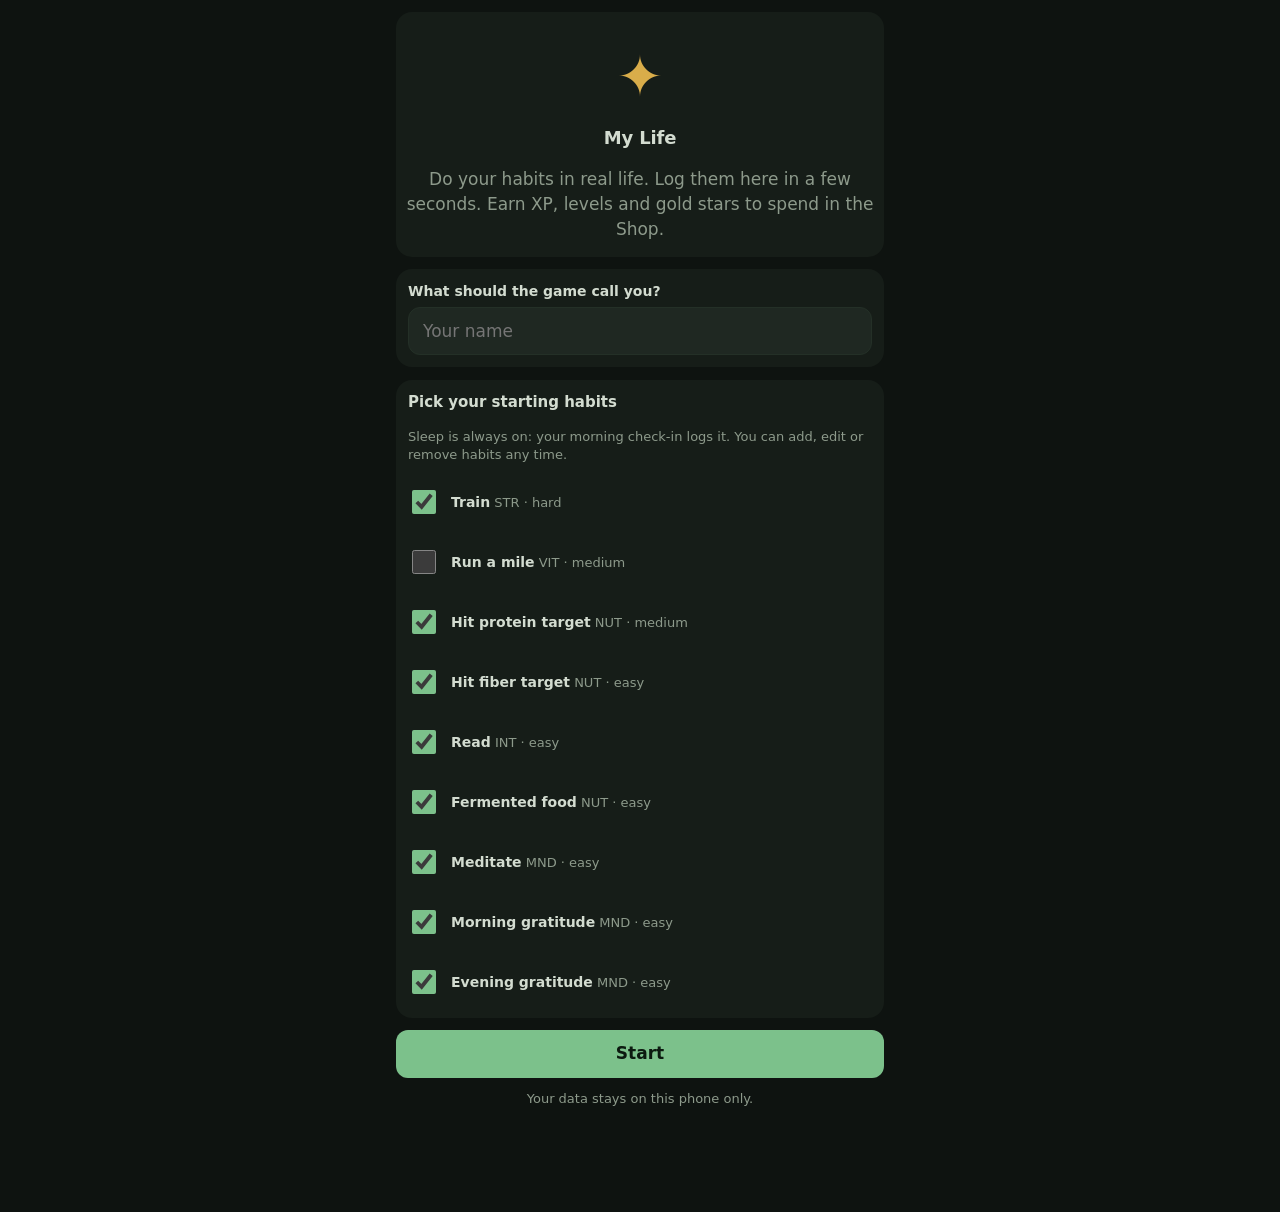
<file: index.html>
<!doctype html>
<html lang="en">
  <head>
    <meta charset="UTF-8" />
    <meta name="viewport" content="width=device-width, initial-scale=1, viewport-fit=cover" />
    <meta name="theme-color" content="#0e1f16" />
    <meta name="apple-mobile-web-app-capable" content="yes" />
    <meta name="mobile-web-app-capable" content="yes" />
    <meta name="apple-mobile-web-app-status-bar-style" content="black-translucent" />
    <meta name="apple-mobile-web-app-title" content="My Life" />
    <link rel="manifest" href="./manifest.webmanifest" />
    <link rel="icon" href="./icon-v2.svg" type="image/svg+xml" />
    <link rel="apple-touch-icon" href="./apple-touch-icon-v2.png" />
    <title>My Life</title>
    <script type="module" crossorigin src="./assets/index-mzlT036m.js"></script>
    <link rel="stylesheet" crossorigin href="./assets/index-Bp0hBcty.css">
  </head>
  <body>
    <div id="app"></div>
  </body>
</html>
</file>
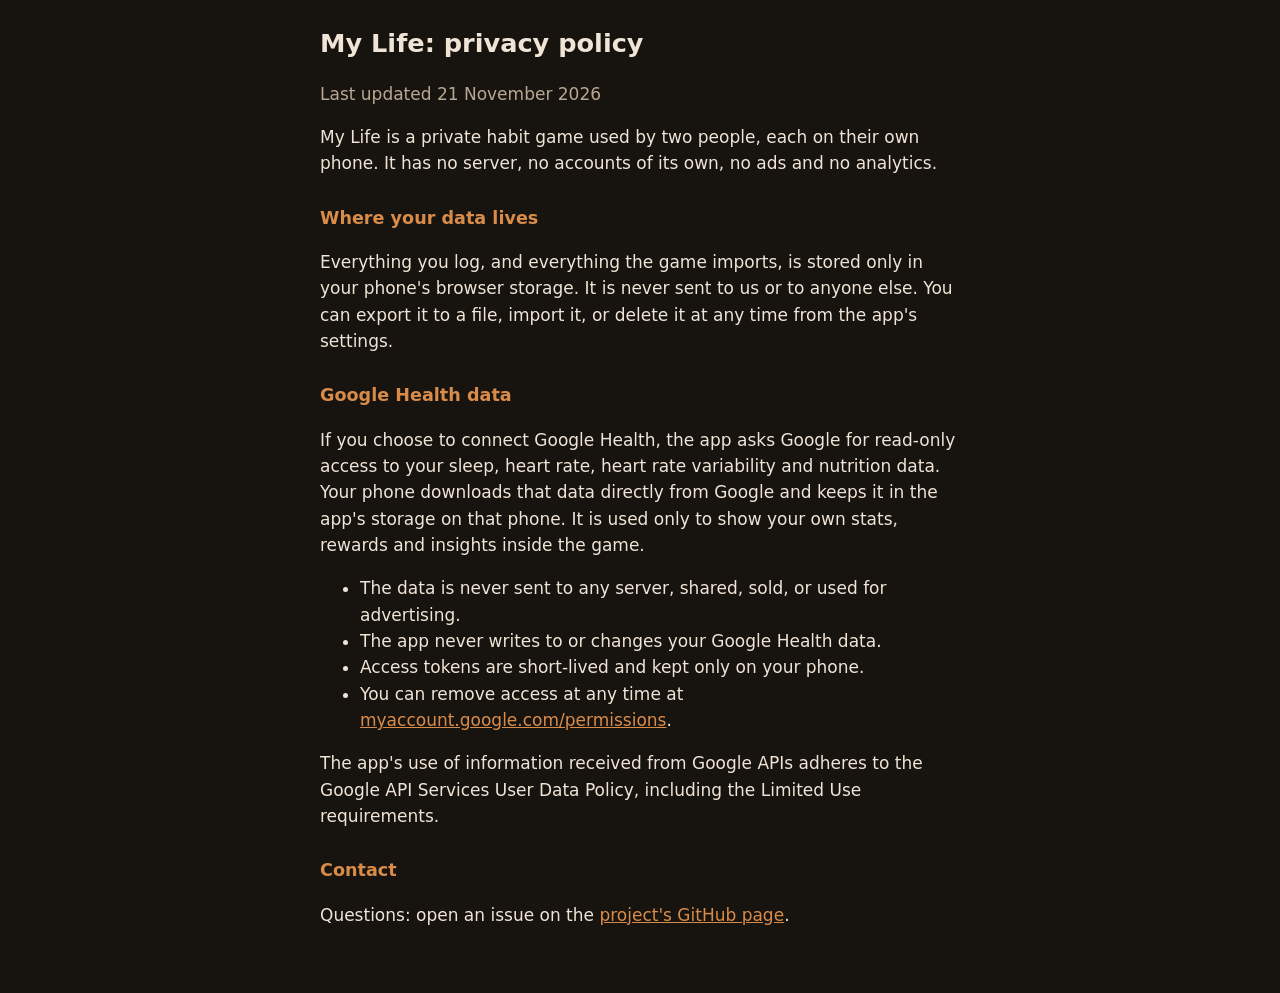
<file: privacy.html>
<!doctype html>
<html lang="en">
<head>
<meta charset="utf-8">
<meta name="viewport" content="width=device-width, initial-scale=1">
<title>My Life: privacy</title>
<style>
  :root { --bg: #17130f; --card: #1f1a15; --text: #efe4d6; --muted: #b8a893; --accent: #d98c4a; }
  body { margin: 0; background: var(--bg); color: var(--text); font: 17px/1.55 -apple-system, system-ui, sans-serif; }
  main { max-width: 640px; margin: 0 auto; padding: 24px 16px 48px; }
  h1 { font-size: 1.6rem; margin: 0 0 4px; }
  h2 { font-size: 1.1rem; color: var(--accent); margin: 28px 0 6px; }
  p, li { color: var(--text); }
  .muted { color: var(--muted); }
  a { color: var(--accent); }
</style>
</head>
<body>
<main>
  <h1>My Life: privacy policy</h1>
  <p class="muted">Last updated 21 November 2026</p>

  <p>My Life is a private habit game used by two people, each on their own phone. It has no server, no accounts of its own, no ads and no analytics.</p>

  <h2>Where your data lives</h2>
  <p>Everything you log, and everything the game imports, is stored only in your phone's browser storage. It is never sent to us or to anyone else. You can export it to a file, import it, or delete it at any time from the app's settings.</p>

  <h2>Google Health data</h2>
  <p>If you choose to connect Google Health, the app asks Google for read-only access to your sleep, heart rate, heart rate variability and nutrition data. Your phone downloads that data directly from Google and keeps it in the app's storage on that phone. It is used only to show your own stats, rewards and insights inside the game.</p>
  <ul>
    <li>The data is never sent to any server, shared, sold, or used for advertising.</li>
    <li>The app never writes to or changes your Google Health data.</li>
    <li>Access tokens are short-lived and kept only on your phone.</li>
    <li>You can remove access at any time at <a href="https://myaccount.google.com/permissions">myaccount.google.com/permissions</a>.</li>
  </ul>
  <p>The app's use of information received from Google APIs adheres to the Google API Services User Data Policy, including the Limited Use requirements.</p>

  <h2>Contact</h2>
  <p>Questions: open an issue on the <a href="https://github.com/Kickerbocker/My-Life-My-Game">project's GitHub page</a>.</p>
</main>
</body>
</html>
</file>
<file: assets/index-Bp0hBcty.css>
:root{--tier-bronze:#b0703a;--tier-silver:#9aa4a8;--tier-gold:#d9a521;--bg:#d9dfd3;--bg2:#cdd5c6;--card:#e8ece2;--line:#c1c9ba;--ink:#1a2119;--muted:#566453;--accent:#2b6f40;--accent2:#4a8c5a;--gold:#8a5f0c;--ok:#2f7a3a;--warn:#b0452a;--on-accent:#f2f6ee;--radius:16px;--lightningcss-light:initial;--lightningcss-dark: ;color-scheme:light;--glow:color-mix(in srgb, var(--accent) 16%, var(--bg));--btn2:color-mix(in srgb, var(--accent) 20%, var(--card));--rank2:var(--accent2);--affirm-a:color-mix(in srgb, var(--accent2) 22%, var(--card));--affirm-b:color-mix(in srgb, var(--accent) 12%, var(--card));--affirm-line:color-mix(in srgb, var(--accent2) 45%, var(--line));--cta-a:color-mix(in srgb, var(--accent) 26%, var(--card));--cta-b:color-mix(in srgb, var(--accent2) 16%, var(--card));--cta-line:color-mix(in srgb, var(--accent) 55%, var(--line));--eve-a:color-mix(in srgb, var(--accent2) 28%, var(--card));--eve-b:var(--card);--eve-line:color-mix(in srgb, var(--accent2) 55%, var(--line));--calm-bg:color-mix(in srgb, var(--ok) 12%, var(--card));--calm-line:color-mix(in srgb, var(--ok) 38%, var(--line));--gold-bg:color-mix(in srgb, var(--gold) 14%, var(--card));--gold-line:color-mix(in srgb, var(--gold) 45%, var(--line));--sleep-ink:color-mix(in srgb, var(--gold) 55%, var(--ink));--sleep-bg:color-mix(in srgb, var(--accent) 10%, var(--bg2));--ok2:color-mix(in srgb, var(--ok) 70%, var(--ink));--tabs-bg:color-mix(in srgb, var(--bg) 92%, transparent);--overlay:#141c1273;--overlay-strong:color-mix(in srgb, var(--bg) 90%, transparent);--sel:color-mix(in srgb, var(--accent) 35%, var(--card));--bar:color-mix(in srgb, var(--muted) 35%, var(--card));--toast-bg:color-mix(in srgb, var(--accent) 14%, var(--card));--toast-line:color-mix(in srgb, var(--accent) 40%, var(--line));--big-a:color-mix(in srgb, var(--gold) 32%, var(--card));--big-b:color-mix(in srgb, var(--gold) 14%, var(--bg));--big-ink:color-mix(in srgb, var(--gold) 50%, var(--ink));--info-bg:var(--bg2);--intro:color-mix(in srgb, var(--accent) 22%, var(--bg));--owed-line:color-mix(in srgb, var(--warn) 50%, var(--line));--ok-bg:color-mix(in srgb, var(--ok) 32%, var(--card))}*{box-sizing:border-box}html{-webkit-text-size-adjust:100%}body{background:radial-gradient(120% 60% at 50% -10%, var(--glow) 0%, var(--bg) 60%) fixed, var(--bg);color:var(--ink);-webkit-tap-highlight-color:transparent;overscroll-behavior-y:none;margin:0;font:16px/1.45 -apple-system,BlinkMacSystemFont,SF Pro Text,system-ui,sans-serif}h1,h2{letter-spacing:-.01em;margin:0 0 8px}h2{font-size:18px}p{margin:0 0 8px}button,input,select{font:inherit;color:inherit}button{cursor:pointer;touch-action:manipulation;border:0;border-radius:12px;min-height:44px;padding:0 16px;transition:transform 80ms,filter .15s}button:active{transform:scale(.96)}.primary{background:linear-gradient(135deg, var(--accent), var(--accent2));color:var(--on-accent);font-weight:600}.secondary{background:var(--btn2);color:var(--ink);font-weight:600}.ghost{color:var(--muted);background:0 0}.danger{color:var(--warn)}.small{min-height:44px;padding:0 12px;font-size:14px}.big{width:100%;min-height:54px;font-size:18px}.link{min-height:44px;color:var(--accent);background:0 0;align-items:center;padding:0;font-weight:600;text-decoration:underline;display:inline-flex}.icon{width:44px;padding:0}input[type=text],input[type=number]{border:1px solid var(--line);background:var(--bg2);border-radius:12px;width:100%;min-height:48px;padding:0 14px;font-size:17px}input:focus{outline:2px solid var(--accent);outline-offset:1px}.hint{color:var(--muted);font-size:13px}.block{display:block}.center{text-align:center}.right{text-align:right}.grow{flex:1;min-width:0}.ok{color:var(--ok);font-size:13px;font-weight:600}.warn-text{color:var(--warn);min-height:1em;margin:0;font-size:14px}.muted{color:var(--muted)}.screen{max-width:520px;padding:calc(env(safe-area-inset-top) + 12px) 16px calc(env(safe-area-inset-bottom) + 96px);flex-direction:column;gap:12px;margin:0 auto;display:flex}.card{background:var(--card);border:1px solid var(--line);border-radius:var(--radius);text-align:left;flex-direction:column;gap:8px;padding:14px;display:flex}.stack{flex-direction:column;gap:12px;display:flex}.inline{flex-wrap:wrap;align-items:center;gap:8px;max-width:100%;display:flex}.section-head{justify-content:space-between;align-items:center;gap:8px;display:flex}.section-head h2{margin:0}.inline input{flex:1;min-width:0}.inline button{white-space:nowrap}.kicker{text-transform:uppercase;letter-spacing:.08em;color:var(--muted);font-size:12px}.top{flex-direction:column;gap:6px;display:flex}.top-row{flex-wrap:wrap;align-items:center;gap:6px;display:flex}.lvl{align-items:center;gap:6px;margin-right:auto;font-weight:700;display:flex}.rank{white-space:nowrap;background:linear-gradient(135deg, var(--gold), var(--rank2));min-width:30px;height:30px;color:var(--on-accent);border-radius:9px;place-items:center;padding:0 8px;font-weight:800;display:inline-grid}.rank.small{border-radius:7px;min-width:24px;height:24px;padding:0 6px;font-size:13px}.pill{background:var(--bg2);border:1px solid var(--line);border-radius:999px;padding:4px 10px;font-size:15px;font-weight:600}.pill.gold{color:var(--gold)}.xpbar{background:var(--bg2);border-radius:99px;height:8px;overflow:hidden}.xpbar.thin{height:6px}.xpfill{background:linear-gradient(90deg, var(--accent), var(--gold));border-radius:99px;height:100%;transition:width .6s}.xp-label{text-align:right}.affirm{background:linear-gradient(135deg, var(--affirm-a), var(--affirm-b));border-color:var(--affirm-line)}.affirm p{margin:0;font-size:19px;font-weight:600}.cta{border:1px solid var(--cta-line);background:linear-gradient(135deg, var(--cta-a), var(--cta-b));color:var(--ink);min-height:64px;padding:14px}.cta.evening{background:linear-gradient(135deg, var(--eve-a), var(--eve-b));border-color:var(--eve-line)}.cta-title{font-size:18px;font-weight:700}.ci-done{min-height:44px;color:var(--muted);align-items:center;gap:10px;padding:6px 14px;font-size:14px;display:flex}.ci-done .ci-dot.on{background:var(--accent);width:22px;height:22px;color:var(--on-accent);border-radius:50%;justify-content:center;align-items:center;font-size:13px;display:inline-flex}.backfill{color:var(--muted);padding:0 4px;font-size:14px}.banner{background:var(--calm-bg);border:1px solid var(--calm-line);border-radius:12px;padding:12px 14px;font-size:15px}.banner.gold{background:var(--gold-bg);border-color:var(--gold-line);color:var(--gold)}.recovery{border-color:var(--gold)}.rest{border-color:var(--calm-line)}.quest{border-top:1px solid var(--line);align-items:center;gap:10px;padding:8px 0;display:flex}.card>.quest:first-of-type,.daily .quest{border-top:0}.q-name{font-weight:600}.quest.is-done .q-name{color:var(--muted)}.quest.sleep .q-name{color:var(--sleep-ink)}.row-actions{align-items:center;gap:6px;display:flex}.done-mark{color:var(--ok);white-space:nowrap;font-weight:700}.done-mark.light{color:var(--ok2)}.daily{border-color:var(--gold-line)}details>summary{cursor:pointer;align-items:center;min-height:44px;font-weight:600;display:flex}.add-quest{align-self:center}.tabs{padding:6px 8px calc(env(safe-area-inset-bottom) + 6px);background:var(--tabs-bg);-webkit-backdrop-filter:blur(12px);border-top:1px solid var(--line);z-index:10;justify-content:space-around;display:flex;position:fixed;bottom:0;left:0;right:0}.tab{color:var(--muted);background:0 0;flex-direction:column;flex:1;align-items:center;gap:2px;min-height:52px;padding:4px 0;font-size:12px;display:flex}.tab.on{color:var(--ink)}.tab-icon{font-size:20px;line-height:1}.sheet-wrap{background:var(--overlay);z-index:20;justify-content:center;align-items:flex-end;animation:.18s fade;display:flex;position:fixed;inset:0}.sheet{background:var(--bg2);border:1px solid var(--line);width:100%;max-width:520px;max-height:92vh;padding:8px 16px calc(env(safe-area-inset-bottom) + 20px);border-radius:22px 22px 0 0;animation:.22s cubic-bezier(.2,.9,.3,1.1) rise;overflow:hidden auto}.sheet-wrap.closing{animation:.18s reverse forwards fade}.sheet-head{background:var(--bg2);z-index:1;justify-content:space-between;align-items:center;padding:8px 0;display:flex;position:sticky;top:0}.sheet-head h2{margin:0}.field{flex-direction:column;gap:6px;display:flex}.field-label{justify-content:space-between;align-items:baseline;gap:8px;font-weight:600;display:flex}.scale{grid-template-columns:repeat(5,1fr);gap:6px;display:grid}.scale-btn{background:var(--card);border:1px solid var(--line);min-height:50px;padding:0;font-size:18px;font-weight:700}.scale-btn.on{background:var(--accent);border-color:#0000}.stepper{grid-template-columns:64px 1fr 64px;align-items:center;gap:8px;display:grid}.sleep-value{text-align:center;color:var(--sleep-ink);font-size:30px;font-weight:800}.sleep-field{background:var(--sleep-bg);border-radius:14px;padding:10px}.chips{flex-wrap:wrap;gap:6px;display:flex}.chips.scroll{scrollbar-width:none;flex-wrap:nowrap;padding-bottom:4px;overflow-x:auto}.chip{background:var(--card);border:1px solid var(--line);white-space:nowrap;border-radius:999px;align-items:center;min-height:44px;padding:0 12px;font-size:14px;display:inline-flex}.chip.on{background:var(--sel);border-color:var(--accent)}.seg{background:var(--bg2);border:1px solid var(--line);border-radius:12px;flex-wrap:wrap;gap:3px;padding:3px;display:flex}.seg button{min-height:44px;color:var(--muted);background:0 0;flex:1;padding:0 8px;font-size:14px}.seg button:first-letter{text-transform:uppercase}.seg button.on{background:var(--sel);color:var(--ink)}.days{grid-template-columns:repeat(7,1fr);gap:4px;display:grid}.days button{background:var(--card);border:1px solid var(--line);color:var(--muted);padding:0}.days button.on{background:var(--sel);color:var(--ink);border-color:var(--accent)}.more{border-top:1px solid var(--line);padding-top:4px}.more[open]>:not(summary){margin-top:10px}.ref{background:var(--card);border-radius:12px;padding:10px 12px;font-size:15px}.time-row,.num-row{align-items:center;gap:8px;display:flex}.time-row input,.num-row input{text-align:center;min-height:64px;font-size:28px}.big-colon{font-size:30px;font-weight:800}.unit{color:var(--muted);font-size:18px}.check-row{align-items:center;gap:12px;min-height:48px;display:flex}.check-row input[type=checkbox]{width:24px;height:24px;accent-color:var(--accent)}.list-row{text-align:left;border-top:1px solid var(--line);min-height:56px;color:var(--ink);background:0 0;border-radius:0;align-items:center;gap:8px;padding:8px 0;display:flex}.kv{justify-content:space-between;align-items:center;gap:8px;min-height:32px;display:flex}.stat{flex-direction:column;gap:4px;padding:6px 0;display:flex}.stat-top{align-items:center;gap:8px;display:flex}.lookback{flex-direction:column;gap:6px;display:flex}.chart{width:100%;height:auto;margin-top:6px}.chart .grid{stroke:var(--line);stroke-width:1px}.chart .axis{fill:var(--muted);font-size:10px}.chart .line{fill:none;stroke:var(--accent);stroke-width:2.5px;stroke-linejoin:round}.chart .dot{fill:var(--ink);stroke:var(--accent);stroke-width:2px}.chart .trend{stroke:var(--gold);stroke-width:2px;stroke-dasharray:5 4}.chart .bar{fill:var(--bar)}.chart .bar.ok{fill:var(--ok);opacity:.8}.chart-note{margin:4px 0 0;font-size:15px}.toasts{top:calc(env(safe-area-inset-top) + 8px);z-index:40;pointer-events:none;flex-direction:column;align-items:center;gap:6px;padding:0 12px;display:flex;position:fixed;left:0;right:0}.toast{pointer-events:auto;background:var(--toast-bg);border:1px solid var(--toast-line);border-radius:14px;width:100%;max-width:480px;padding:10px 14px;font-size:15px;transition:opacity .4s,transform .4s;animation:.28s cubic-bezier(.2,.9,.3,1.2) drop;box-shadow:0 8px 24px #00000059}.toast-main{font-weight:600}.toast-sub{opacity:.85;margin-top:2px;font-size:14px}.toast.big{background:linear-gradient(135deg, var(--big-a), var(--big-b));border-color:var(--gold);color:var(--big-ink);font-weight:600}.toast.info{background:var(--info-bg);color:var(--muted);font-size:14px}.toast.warn{border-color:var(--warn)}.toast.out{opacity:0;transform:translateY(-8px)}.celebrate,.intro{z-index:50;background:var(--overlay-strong);text-align:center;place-items:center;padding:24px;animation:.3s fade;display:grid;position:fixed;inset:0}.celebrate-card h1{background:linear-gradient(90deg, var(--gold), var(--big-ink), var(--gold));color:#0000;-webkit-background-clip:text;background-clip:text;font-size:44px;animation:.6s cubic-bezier(.2,1.4,.4,1) pop}.burst{color:var(--gold);font-size:64px;animation:1.2s ease-out spin}.intro{background:radial-gradient(circle at 50% 40%, var(--intro), var(--bg) 70%);transition:opacity .6s}.intro.out{opacity:0}.intro-kicker{color:var(--gold);letter-spacing:.12em;text-transform:uppercase;font-size:13px;animation:.8s both rise}.intro-text{max-width:360px;font-size:26px;font-weight:700;animation:1s .3s both rise}.setup .hero{text-align:center;padding:24px 0 8px}.logo{color:var(--gold);font-size:56px}@keyframes fade{0%{opacity:0}}@keyframes rise{0%{opacity:0;transform:translateY(24px)}}@keyframes drop{0%{opacity:0;transform:translateY(-16px)}}@keyframes pop{0%{transform:scale(.4)}}@keyframes spin{0%{transform:rotate(-180deg)scale(.2)}}@media (prefers-reduced-motion:reduce){*{transition:none!important;animation:none!important}}.bingo{grid-template-columns:repeat(3,1fr);gap:6px;display:grid}.sq{aspect-ratio:1/.8;background:var(--bg2);border:1px solid var(--line);min-height:72px;color:var(--ink);text-align:center;border-radius:12px;justify-content:center;align-items:center;padding:6px;font-size:13px;font-weight:600;line-height:1.2;display:flex;overflow:hidden}.sq.side{color:var(--muted);font-weight:500}.sq.on{background:linear-gradient(135deg, var(--gold-line), var(--big-b));border-color:var(--gold);color:var(--big-ink);animation:.3s pop}.sq:disabled{cursor:default;opacity:1}.shop-row{border-top:1px solid var(--line);min-height:56px;padding:8px 0}.link-row{text-align:left;color:var(--ink);background:0 0;min-height:44px;padding:0}.owed{border-color:var(--owed-line)}.swatch{background:var(--sw);border:1px solid var(--line);border-radius:8px;flex:none;width:28px;height:28px}.title-badge{color:var(--gold);margin-top:-6px;font-size:14px;font-weight:600}button:disabled{opacity:.6}.theme-night{--sw:linear-gradient(135deg, #2b6f40, #7cc18b)}.theme-dawn{--sw:linear-gradient(135deg, #ff9a8b, #ffcf71)}.theme-forest{--sw:linear-gradient(135deg, #49c78a, #2f8f6a)}.theme-ocean{--sw:linear-gradient(135deg, #36c3e0, #2b6fd6)}.theme-ember{--sw:linear-gradient(135deg, #ff7a45, #d9363e)}.theme-royal{--sw:linear-gradient(135deg, #b07cff, #ffc94d)}.theme-aurora{--sw:linear-gradient(135deg, #5effc5, #8b6cff)}.theme-gold{--sw:linear-gradient(135deg, #ffe08a, #c8901f)}:root[data-theme=dawn]{--lightningcss-light: ;--lightningcss-dark:initial;color-scheme:dark;--bg:#241726;--bg2:#2e1d30;--card:#36233a;--line:#4d3350;--accent:#ff8a7a;--accent2:#ffb35c}:root[data-theme=forest]{--lightningcss-light: ;--lightningcss-dark:initial;color-scheme:dark;--bg:#0e1a16;--bg2:#13241e;--card:#182e26;--line:#24453a;--accent:#3fbf80;--accent2:#2c8f6a}:root[data-theme=ocean]{--lightningcss-light: ;--lightningcss-dark:initial;color-scheme:dark;--bg:#0a1622;--bg2:#0f2030;--card:#13283d;--line:#1f3d5c;--accent:#2fb5d8;--accent2:#2b6fd6}:root[data-theme=ember]{--lightningcss-light: ;--lightningcss-dark:initial;color-scheme:dark;--bg:#1c1010;--bg2:#261515;--card:#301a1a;--line:#4a2a26;--accent:#ff6a3d;--accent2:#d9363e}:root[data-theme=royal]{--lightningcss-light: ;--lightningcss-dark:initial;color-scheme:dark;--bg:#160f26;--bg2:#1e1533;--card:#261b40;--line:#3a2b5e;--accent:#a774ff;--accent2:#7f4fe0}:root[data-theme=aurora]{--lightningcss-light: ;--lightningcss-dark:initial;color-scheme:dark;--bg:#0b1420;--bg2:#101d2c;--card:#142538;--line:#22405a;--accent:#3fe0b0;--accent2:#8b6cff}:root[data-theme=gold]{--lightningcss-light: ;--lightningcss-dark:initial;color-scheme:dark;--bg:#17130a;--bg2:#201a0e;--card:#2a2212;--line:#45381c;--accent:#e0a92f;--accent2:#b9811a}.theme-sakura{--sw:linear-gradient(135deg, #ffb3c8, #ff7aa2)}.theme-midnight{--sw:linear-gradient(135deg, #7b8cff, #a07bff)}.theme-lagoon{--sw:linear-gradient(135deg, #2fd0c0, #4aa8ff)}.theme-mocha{--sw:linear-gradient(135deg, #d99a62, #8a5a38)}.theme-neon{--sw:linear-gradient(135deg, #ff4fd8, #35e6ff)}.theme-slate{--sw:linear-gradient(135deg, #8aa4c8, #56708f)}.theme-desert{--sw:linear-gradient(135deg, #ffb066, #e0586a)}.theme-plum{--sw:linear-gradient(135deg, #d57bff, #ff7bc8)}:root[data-theme=sakura]{--lightningcss-light: ;--lightningcss-dark:initial;color-scheme:dark;--bg:#22151c;--bg2:#2c1b24;--card:#35212d;--line:#4f3040;--accent:#ff9ab8;--accent2:#ffc2a0}:root[data-theme=midnight]{--lightningcss-light: ;--lightningcss-dark:initial;color-scheme:dark;--bg:#0b0d1c;--bg2:#10142a;--card:#161b38;--line:#262d58;--accent:#7b8cff;--accent2:#a07bff}:root[data-theme=lagoon]{--lightningcss-light: ;--lightningcss-dark:initial;color-scheme:dark;--bg:#071a1c;--bg2:#0b2427;--card:#102f33;--line:#1b4a4f;--accent:#2fd0c0;--accent2:#4aa8ff}:root[data-theme=mocha]{--lightningcss-light: ;--lightningcss-dark:initial;color-scheme:dark;--bg:#1a130f;--bg2:#241b15;--card:#2e231b;--line:#4a382b;--accent:#d99a62;--accent2:#b87a44}:root[data-theme=neon]{--lightningcss-light: ;--lightningcss-dark:initial;color-scheme:dark;--bg:#0d0a18;--bg2:#150f26;--card:#1c1433;--line:#34255c;--accent:#ff4fd8;--accent2:#35e6ff}:root[data-theme=slate]{--lightningcss-light: ;--lightningcss-dark:initial;color-scheme:dark;--bg:#121519;--bg2:#191d23;--card:#20252d;--line:#313945;--accent:#8aa4c8;--accent2:#6a84a8}:root[data-theme=desert]{--lightningcss-light: ;--lightningcss-dark:initial;color-scheme:dark;--bg:#1d1410;--bg2:#281b14;--card:#32221a;--line:#523a2a;--accent:#ff9a4d;--accent2:#e0586a}:root[data-theme=plum]{--lightningcss-light: ;--lightningcss-dark:initial;color-scheme:dark;--bg:#1a0f1c;--bg2:#241427;--card:#2e1a33;--line:#4a2b52;--accent:#d57bff;--accent2:#ff7bc8}:root[data-theme=dawn],:root[data-theme=forest],:root[data-theme=sakura],:root[data-theme=midnight],:root[data-theme=lagoon],:root[data-theme=mocha],:root[data-theme=neon],:root[data-theme=slate],:root[data-theme=desert],:root[data-theme=plum],:root[data-theme=ocean],:root[data-theme=ember],:root[data-theme=royal],:root[data-theme=aurora],:root[data-theme=gold]{--ink:#eee4d6;--muted:#a8998a;--on-accent:#1d130b;--gold:#e8b75a;--ok:#9cc28a;--warn:#e07a5f}.tab.locked{opacity:.55}.locked-card{text-align:center;align-items:center;padding:32px 16px}.unlocked{color:var(--gold);font-weight:600}.weekly{border-color:var(--cta-line)}.weekly p{margin:0}.kv.worse b{color:var(--warn)}.kv.better b{color:var(--ok)}.insight{text-align:left;background:var(--bg2);border:1px solid var(--line);color:var(--ink);border-radius:12px;align-items:flex-start;gap:10px;min-height:44px;padding:10px 12px;font-size:15px;display:flex}.tag{text-transform:uppercase;letter-spacing:.06em;background:var(--sel);border-radius:99px;flex:none;margin-top:2px;padding:2px 8px;font-size:11px}.tag.likely{background:var(--ok-bg)}.suggestion{border-top:1px solid var(--line);padding-top:8px}.chart .axis.big{fill:var(--ink);font-size:14px;font-weight:700}.float{color:var(--gold);pointer-events:none;z-index:60;text-shadow:0 2px 8px #0009;font-size:20px;font-weight:800;animation:1s ease-out forwards floatUp;position:fixed;transform:translate(-50%)}@keyframes floatUp{0%{opacity:1;transform:translate(-50%)scale(.8)}to{opacity:0;transform:translate(-50%,-60px)scale(1.15)}}.coach{border-color:var(--gold)}.coach-list{flex-direction:column;gap:4px;margin:0;padding-left:20px;font-size:15px;display:flex}.chart .xpline{fill:none;stroke:var(--gold);stroke-width:1.5px;opacity:.85}.late{border-color:var(--gold-line)}:root[data-night="1"],:root[data-night="1"][data-theme]{--lightningcss-light: ;--lightningcss-dark:initial;color-scheme:dark;--bg:#0e1310;--bg2:#1f2822;--card:#161d18;--line:#243027;--ink:#d3dcd0;--muted:#8d9a8b;--accent:#7cc18b;--accent2:#5ea36d;--gold:#d9ad4a;--ok:#8fcf9b;--warn:#e07a5f;--on-accent:#0c1a10;--overlay:#000000b3}:root[data-night="1"] body{background:var(--bg)}:root[data-night="1"] .celebrate-card h1{color:var(--gold);background:0 0}.pair{border-top:1px solid var(--line);padding:10px 0}.pair:first-of-type{border-top:0}.pair .field-label{justify-content:space-between;gap:8px;display:flex}.pair .xpbar{margin:6px 0 2px}.tiles{gap:8px;margin:8px 0;display:grid}.tile{border-radius:var(--radius);background:var(--card);min-height:64px;color:var(--ink);text-align:left;justify-content:space-between;align-items:center;gap:12px;padding:10px 14px;display:flex}.tile-text{gap:2px;display:grid}.tile-name{color:var(--muted);font-size:14px}.tile-value{font-size:20px;font-weight:650}.spark{flex:none;width:120px;height:48px}.spark-avg,.spark-goal{stroke:var(--muted);stroke-width:1px;stroke-dasharray:3 3;opacity:.55}.spark-goal{stroke:var(--gold);opacity:.8}.spark-dot{fill:var(--accent)}.tile-change{font-size:var(--t2);font-weight:600}.tile-change.good{color:var(--ok)}.tile-change.bad{color:var(--warn)}.tile-change.flat{color:var(--muted)}.spark-line{fill:none;stroke:var(--accent);stroke-width:2px;stroke-linecap:round;stroke-linejoin:round}.detail-top,.me-bar{align-items:center;gap:8px;min-height:48px;display:flex}.detail-top h1,.me-bar h1{flex:1;margin:0;font-size:20px}.back{min-height:44px;color:var(--accent);padding:0 8px}.gear{min-width:44px;min-height:44px;font-size:22px}.readout{align-content:center;min-height:56px;display:grid}.readout-title{font-size:22px;font-weight:650}.plot-wrap{touch-action:pan-y;-webkit-user-select:none;user-select:none}.plot{touch-action:pan-y}.chart .cursor{stroke:var(--muted);stroke-width:1px}.chart .mark{fill:var(--accent);stroke:var(--ink);stroke-width:2px}.chart-controls{align-items:center;gap:8px;margin-top:8px;display:flex}.chart-controls .seg{flex-wrap:nowrap;flex:1}.pager{display:flex}.pager .icon{min-width:44px;min-height:44px;font-size:24px}.pager .icon:disabled{opacity:.3}.day-value{text-align:center;place-content:center;min-height:150px;display:grid}.big-num{font-size:40px;font-weight:700}.meal-row{grid-template-columns:1fr auto auto;align-items:baseline;gap:10px;padding:8px 0;display:grid}.stage{fill:var(--muted)}.stage-A{fill:var(--warn)}.stage-R{fill:var(--gold)}.stage-L{fill:color-mix(in srgb, var(--accent) 70%, var(--card))}.stage-D{fill:var(--accent2)}.stage-key{flex-wrap:wrap;gap:12px;margin:6px 0;font-size:13px;display:flex}.stage-dot:before{content:"";background:currentColor;border-radius:3px;width:10px;height:10px;margin-right:5px;display:inline-block}.stage-dot.stage-A{color:var(--warn)}.stage-dot.stage-R{color:var(--gold)}.stage-dot.stage-L{color:color-mix(in srgb, var(--accent) 70%, var(--card))}.stage-dot.stage-D{color:var(--accent2)}:root{--s1:4px;--s2:8px;--s3:12px;--s4:16px;--s5:20px;--s6:24px;--s8:32px;--r1:8px;--r2:12px;--r3:16px;--r4:20px;--r5:28px;--t1:12px;--t2:13px;--t3:15px;--t4:17px;--t5:20px;--t6:28px;--t7:40px;--surface-0:var(--bg);--surface-1:color-mix(in srgb, var(--card) 100%, var(--bg));--surface-2:color-mix(in srgb, var(--accent) 7%, var(--card));--m1:.1s;--m2:.2s;--m3:.3s;--m4:.45s;--tier-bronze:#b9733c;--tier-silver:#b9b3aa;--tier-gold:#e0ad47;--tier-platinum:#9fc7b5;--tier-emerald:#5fb87a;--tier-diamond:#d9a0b8;--tier-master:#b66fd0;--tier-grandmaster:#d6604a;--tier-champion:#f1c75b}body{background:var(--bg);font-size:var(--t4)}:root[data-theme] body{background:var(--bg)}h1{font-size:var(--t5);font-weight:650}h2{font-size:var(--t3);letter-spacing:0;font-weight:650}.card,.card.affirm,.card.cta,.card.evening,.card.late,.card.coach,.card.daily,.card.rest,.card.recovery{background:var(--surface-1);border-radius:var(--r3);padding:var(--s4);content-visibility:auto;contain-intrinsic-size:auto 160px;border:0}.card.cta,.card.evening{background:var(--surface-2)}.primary{background:var(--accent)}.rank{background:0 0;min-width:0;height:auto;padding:0}.xpfill{background:var(--accent)}button{transition:transform var(--m1) ease, background var(--m2) ease}:root[data-night="1"] .screen,:root[data-night="1"] .tabs,:root[data-night="1"] .sheet,:root[data-night="1"] .toast,:root[data-night="1"] .celebrate-card,:root[data-night="1"] .intro-text,:root[data-night="1"] .float{filter:none}.tab-icon svg{fill:none;stroke:currentColor;stroke-width:1.8px;stroke-linecap:round;stroke-linejoin:round;width:24px;height:24px}.icon-svg{vertical-align:-.18em;fill:none;stroke:currentColor;stroke-width:2px;stroke-linecap:round;stroke-linejoin:round;width:1.1em;height:1.1em}.icon-svg.fill{fill:currentColor;stroke:none}.emblem{align-items:center;gap:var(--s2);font-weight:650;font-size:var(--t3);display:inline-flex}.emblem svg{flex:none}.em .body{fill:var(--c)}.em .hi{fill:#ffffff4d}.em .lo{fill:#00000038}.em .cut{fill:var(--surface-1)}.em .line{stroke:var(--surface-1);stroke-width:1.6px;fill:none;stroke-linecap:round}.em .pip{fill:var(--line)}.em .pip.on{fill:var(--c)}.em text{fill:var(--ink);text-anchor:middle;font-weight:800}.tier-bronze{--tier:var(--tier-bronze)}.tier-silver{--tier:var(--tier-silver)}.tier-gold{--tier:var(--tier-gold)}.tier-platinum{--tier:var(--tier-platinum)}.tier-emerald{--tier:var(--tier-emerald)}.tier-diamond{--tier:var(--tier-diamond)}.tier-master{--tier:var(--tier-master)}.tier-grandmaster{--tier:var(--tier-grandmaster)}.tier-champion{--tier:var(--tier-champion)}.hero{gap:var(--s2);padding:var(--s3) var(--s4);background:var(--surface-1);border-radius:var(--r3);display:grid}.hero-row{align-items:center;gap:var(--s3);flex-wrap:wrap;display:flex}.hero-row .stat-pill{align-items:center;gap:var(--s1);font-weight:650;font-size:var(--t3);display:inline-flex}.hero-row .grow{flex:1}.hero-count{font-size:var(--t3);font-weight:650}.info{width:44px;min-height:44px;color:var(--muted);background:0 0;place-items:center;padding:0;display:inline-grid}.info span{text-align:center;border:1.5px solid;border-radius:50%;width:20px;height:20px;font-size:12px;font-weight:700;line-height:17px}.sync-chip{min-height:44px;padding:0 var(--s3);background:var(--surface-2);color:var(--accent);font-weight:650;font-size:var(--t2);border-radius:999px}.affirm-line{background:var(--surface-1);border-radius:var(--r3);padding:0 var(--s4)}.affirm-line summary{cursor:pointer;min-height:44px;color:var(--muted);font-size:var(--t3);align-items:center;list-style:none;display:flex}.affirm-line summary::-webkit-details-marker{display:none}.affirm-line summary span{text-overflow:ellipsis;white-space:nowrap;overflow:hidden}.affirm-line[open] summary span{white-space:normal;color:var(--ink)}.rows{gap:0;display:grid}.row{align-items:center;gap:var(--s3);min-height:56px;padding:var(--s2) 0;display:flex}.row+.row{box-shadow:0 -1px 0 color-mix(in srgb, var(--line) 60%, transparent)}.row .name{font-size:var(--t4);font-weight:600}.ring{flex:none;width:44px;height:44px}.ring .track{fill:none;stroke:var(--bar);stroke-width:4px}.ring .arc{fill:none;stroke:var(--accent);stroke-width:4px;stroke-linecap:round;transform-origin:50%;transition:stroke-dashoffset var(--m4) ease;transform:rotate(-90deg)}.ring.full .arc{stroke:var(--ok)}.ring text{fill:var(--ink);text-anchor:middle;dominant-baseline:central;font-size:11px;font-weight:650}.acc{background:var(--surface-1);border-radius:var(--r3)}.acc>summary{align-items:center;gap:var(--s2);min-height:52px;padding:0 var(--s4);cursor:pointer;font-weight:650;font-size:var(--t3);list-style:none;display:flex}.acc>summary::-webkit-details-marker{display:none}.acc>summary .count{color:var(--muted);font-weight:500;font-size:var(--t2);margin-left:auto}.acc>summary:after{content:"›";color:var(--muted);transition:transform var(--m2) ease;font-size:22px}.acc[open]>summary:after{transform:rotate(90deg)}.acc>.acc-body{padding:0 var(--s4) var(--s4);gap:var(--s2);display:grid}@media (prefers-reduced-motion:reduce){*{transition-duration:.01ms!important;animation-duration:.01ms!important}}@media (hover:none){.info:hover{color:var(--muted)}}@supports (view-transition-name:x){::view-transition-old(root){animation-duration:var(--m2)}::view-transition-new(root){animation-duration:var(--m2)}}.nudge{gap:var(--s2);padding:var(--s3) var(--s4)}.nudge p{font-size:var(--t3);margin:0}.me-bar{padding-top:var(--s2)}.acc-title-hidden{display:none}.card.in-acc{content-visibility:visible;background:0 0;padding:0}.banner,.banner.gold,.recovery,.rest,.late,.card.late,.toast,.toast.big,.toast.info,.toast.warn{border:0}.toast.big{background:var(--big-a)}.sq,.sq.on,.sq.free{background:var(--surface-2);border:0}.sq.on{background:var(--sel);color:var(--ink)}.insight,.insight.likely,.insight.possible{border:0}.celebrate-card{background:var(--surface-1);border:0}.celebrate-card h1{-webkit-text-fill-color:currentColor;color:var(--gold);background:0 0}.intro{background:var(--intro)}.chip{background:var(--surface-2);border:0}.chip.on{background:var(--sel)}.seg{border:0}.celebrate-card .emblem{font-size:var(--t5);margin-bottom:var(--s2);justify-content:center}.celebrate-card .emblem svg{width:52px;height:60px}.readout{touch-action:pan-y}.chart .event{stroke:var(--gold);stroke-width:1.5px;stroke-dasharray:4 3}.tracked{gap:var(--s2);display:grid}.h{font-size:var(--t1);letter-spacing:.04em;text-transform:uppercase;color:var(--muted);padding:0 var(--s1);justify-content:space-between;align-items:center;font-weight:650;display:flex}.h .info{width:44px;min-height:44px;margin:-12px -8px}.tracked-row{gap:var(--s2);grid-template-columns:repeat(3,1fr);display:grid}.tile-t{min-height:96px;padding:var(--s2) var(--s1);background:var(--surface-1);border-radius:var(--r3);color:var(--ink);align-content:center;justify-items:center;gap:2px;display:grid}.tile-t b{font-size:var(--t2)}.tile-t small{font-size:var(--t1);color:var(--muted)}.tile-t .ring{width:40px;height:40px}.chk{width:44px;min-width:44px;height:44px;box-shadow:inset 0 0 0 2px var(--line);color:var(--on-accent);background:0 0;border-radius:50%;place-items:center;padding:0;display:grid}.chk[aria-pressed=true]{background:var(--accent);box-shadow:none}.chk svg{fill:none;stroke:currentColor;stroke-width:3px;stroke-linecap:round;stroke-linejoin:round;opacity:0;width:20px;height:20px}.chk[aria-pressed=true] svg{opacity:1}.row.done .name{color:var(--muted)}.row{min-height:52px;padding:var(--s1) 0}.row .name{font-size:var(--t3)}.clamp{-webkit-line-clamp:2;-webkit-box-orient:vertical;display:-webkit-box;overflow:hidden}.bingo-card .bingo{gap:var(--s2)}.bingo .sq{aspect-ratio:1.55;text-align:center;word-break:normal;overflow-wrap:anywhere;-webkit-hyphens:auto;hyphens:auto;place-items:center;min-height:44px;padding:4px 6px;font-size:11.5px;font-weight:600;line-height:1.15;display:grid;overflow:hidden}.sq-t{-webkit-line-clamp:3;-webkit-box-orient:vertical;display:-webkit-box;overflow:hidden}.card.daily .row{min-height:48px}.bal{padding:0 var(--s1);justify-content:space-between;align-items:center;display:flex}.bal-n{font-size:var(--t6)}.pill-tag{min-height:28px;padding:0 var(--s3);background:var(--surface-2);color:var(--accent);font-weight:650;font-size:var(--t2);border-radius:999px;align-items:center;display:inline-flex}.pill-tag.on{background:var(--accent);color:var(--on-accent)}.looks .hscroll{gap:var(--s3);margin:0 calc(-1 * var(--s4));padding:var(--s1) var(--s4) var(--s2);scrollbar-width:none;scroll-snap-type:x proximity;display:flex;overflow-x:auto}.look{scroll-snap-align:start;gap:var(--s2);padding:var(--s2);background:var(--surface-1);border-radius:var(--r3);flex:0 0 132px;justify-items:start;display:grid}.look-prev{border-radius:var(--r2);background:var(--sw,var(--accent));align-content:end;gap:4px;width:100%;height:84px;padding:8px;display:grid}.look-prev i{background:#ffffffd9;border-radius:4px;height:7px;display:block}.look-prev i:nth-child(2){background:#ffffff80;width:60%}.shop-row .link-row{text-align:left;color:inherit;background:0 0;padding:0}.looks .hscroll{scroll-padding-left:var(--s4)}.sq.free{color:var(--ink)}.train-head{align-items:center;gap:var(--s2);display:flex}.train-head h2{font-size:var(--t5);margin:0}.ex{gap:var(--s2)}.train .inline.center{flex-wrap:wrap;justify-content:center;row-gap:0}.train>*{min-width:0}.ex .name .pill-tag{margin-left:var(--s2);min-height:20px;font-size:var(--t1);padding:0 var(--s2)}.stepper-v{font-size:var(--t5);place-items:center;min-width:96px;font-weight:650;display:grid}.setchips{gap:var(--s2);flex-wrap:wrap;display:flex}.setchip{border-radius:var(--r2);background:var(--surface-2);min-height:48px;color:var(--ink);flex:64px;font-weight:650}.setchip.on{background:var(--accent);color:var(--on-accent)}.setchip.sel{box-shadow:inset 0 0 0 2px var(--ink)}.picker{gap:var(--s2);padding:var(--s3);border-radius:var(--r2);background:var(--surface-2);grid-template-columns:minmax(0,1fr);display:grid}.area-row{align-items:center;gap:var(--s3);min-height:52px;padding:0 var(--s4);border-radius:var(--r2);background:var(--surface-2);color:var(--ink);text-align:left;display:flex}.area-row.hot{background:var(--accent);color:var(--on-accent)}.area-row.hot .pill-tag{background:var(--on-accent);color:var(--accent)}.chip.never{opacity:.7;text-decoration:line-through}textarea.paste{border-radius:var(--r2);border:1px solid var(--line);background:var(--bg2);width:100%;padding:var(--s3);font:inherit;font-size:var(--t3);color:var(--ink)}.hero-row{gap:var(--s2);flex-wrap:nowrap}.hero-row .stat-pill{font-size:var(--t2)}.stat-top{gap:var(--s3)}.tracked-row.four{grid-template-columns:repeat(4,1fr)}.tracked-row.four .tile-t{padding-inline:2px}.slider{touch-action:pan-y;-webkit-user-select:none;user-select:none;cursor:pointer;height:52px;position:relative}.slider-rail{background:var(--bar);border-radius:99px;height:8px;position:absolute;top:22px;left:0;right:0;overflow:hidden}.slider-fill{background:var(--accent);height:100%;transition:width var(--m1) ease;border-radius:99px}.slider-notch{background:var(--surface-1);opacity:.6;pointer-events:none;border-radius:50%;width:8px;height:8px;margin-left:-4px;position:absolute;top:22px}.slider-thumb{background:var(--accent);width:32px;height:32px;box-shadow:0 0 0 4px var(--surface-1);transition:left var(--m1) ease;border-radius:50%;margin-left:-16px;position:absolute;top:10px}.slider.untouched .slider-thumb{background:var(--bar);box-shadow:0 0 0 4px var(--surface-1), inset 0 0 0 2px var(--muted)}.slider:focus-visible .slider-thumb{outline:2px solid var(--ink)}.slider-hints{font-size:var(--t1);color:var(--muted);justify-content:space-between;margin-top:-4px;display:flex}.slider-val{font-size:var(--t4);text-align:right;min-width:1.5ch}.toast{box-sizing:border-box;view-transition-name:none;width:min(100%,480px)}.toasts{box-sizing:border-box;width:100%}.rank-tap,.lvl.plain{min-width:44px;min-height:44px;color:inherit;font:inherit;cursor:pointer;background:0 0;border:0;align-items:center;gap:6px;padding:0;display:inline-flex}.rank-row{align-items:center;gap:var(--s3);padding:var(--s2) var(--s3);border-radius:var(--r2,12px);background:var(--surface-2,var(--surface-1));display:flex}.rank-row.here{outline:2px solid var(--accent)}.rank-row.locked{opacity:.45;filter:grayscale()}.rank-row .emblem{flex:none}.insight{gap:var(--s2);text-align:left;width:100%;padding:var(--s3);margin-top:var(--s2);border-radius:var(--r2);background:var(--surface-2);color:var(--ink);min-height:44px;display:grid}.pair{gap:var(--s2);padding:var(--s3);margin-top:var(--s2);border-radius:var(--r2);background:var(--surface-2);display:grid}.ins-head{align-items:center;gap:var(--s2);display:flex}.ww{gap:6px;display:grid}.ww-row{align-items:center;gap:var(--s2);font-size:var(--t2);grid-template-columns:64px 1fr auto 28px;display:grid}.ww-track{background:color-mix(in srgb, var(--ink) 8%, transparent);border-radius:5px;height:10px;overflow:hidden}.ww-bar{border-radius:5px;height:100%;display:block}.ww-bar.hi{background:var(--accent)}.ww-bar.lo{background:color-mix(in srgb, var(--ink) 30%, transparent)}.ww-n{text-align:right}.peek{z-index:0;background:var(--bg);pointer-events:none;--dim:.35;position:fixed;inset:0;overflow:hidden}.peek:after{content:"";opacity:var(--dim);background:#000;position:absolute;inset:0}.screen.dragging{z-index:2;background:var(--bg);will-change:transform;touch-action:none;min-height:100vh;position:relative;box-shadow:-10px 0 28px #00000047}.tab.on{color:var(--accent);font-weight:700}.tab.on .tab-icon svg{stroke-width:2.3px}.tiles{gap:6px}.tile{gap:10px;min-height:0;padding:6px 12px}.tile-text{gap:0;min-width:0;line-height:1.2}.tile-row{flex-wrap:wrap;align-items:baseline;gap:2px 8px;display:flex}.tile-value{font-size:17px}.tile-change{font-size:12px}.spark{width:104px;height:36px}.tile.empty{opacity:.6}.tile.empty .tile-name{color:var(--muted)}.hours{touch-action:pan-y}.hbar{fill:var(--accent)}.hbar.live{opacity:.55}.hbar.on{fill:var(--gold)}.hzero{stroke:var(--accent);stroke-width:2px;stroke-linecap:round;stroke-dasharray:3 4;opacity:.45}.hours-title{margin:var(--s2) 0}.day-stack{gap:var(--s3);display:grid}.goal-line{gap:var(--s1);display:grid}.ptr{top:env(safe-area-inset-top,0px);background:var(--card);width:160px;height:36px;color:var(--ink);opacity:0;pointer-events:none;z-index:50;border-radius:18px;justify-content:center;align-items:center;margin-left:-80px;font-size:14px;display:flex;position:fixed;left:50%;transform:translateY(-48px);box-shadow:0 2px 10px #00000059}.ptr.settle{transition:transform .2s,opacity .2s}.row .name,.shop-row .name{font-size:15px;font-weight:600}.row .hint,.shop-row .hint{font-size:12px}.tile-val{font-size:var(--t5);align-items:center;min-height:40px;font-weight:700;display:grid}.tracked .h{align-items:center;gap:var(--s2);display:flex}.pick-row{align-items:center;gap:var(--s3);min-height:44px;display:flex}.pick-row input{width:22px;height:22px}.group-title{margin:var(--s3) 0 var(--s1);font-size:var(--t2);letter-spacing:.04em;text-transform:uppercase;color:var(--muted);font-weight:600}.row{gap:10px;min-height:44px;padding:4px 0}.row .name,.shop-row .name,.ci-row .name{font-size:14px;font-weight:600;line-height:1.25}.row .hint,.shop-row .hint,.ci-row .hint{font-size:11.5px;line-height:1.3}.card{gap:6px;padding:12px}.card h2{font-size:15px}.chk{box-shadow:none;background:0 0;position:relative}.chk:before{content:"";width:26px;height:26px;box-shadow:inset 0 0 0 2px var(--line);border-radius:50%;position:absolute}.chk[aria-pressed=true]{box-shadow:none;background:0 0}.chk[aria-pressed=true]:before{background:var(--accent);box-shadow:none}.chk svg{width:15px;height:15px;position:relative}.row .ring{width:30px;height:30px}.row .pill-tag,.shop-row .pill-tag{font-size:11px}.shop-row button.small,.row button.small{padding-inline:12px;font-size:13px}.ci-row{align-items:center;gap:10px;min-height:44px;display:flex}.ci-dot{width:26px;height:26px;box-shadow:inset 0 0 0 2px var(--line);color:var(--on-accent);border-radius:50%;flex:none;place-items:center;font-size:14px;display:grid}.ci-row.done .ci-dot{background:var(--accent);box-shadow:none}.ci-row.done .name{color:var(--muted)}.habits .xpbar.thin{margin:2px 0 4px}.row .ring{margin:0 7px}.affirm-full{background:var(--card);border:1px solid var(--line);border-radius:var(--radius);padding:10px 14px}.affirm-text{font-size:16px;font-weight:600;line-height:1.35}.hero-xp{align-items:center;gap:8px;font-size:13px;display:flex}.hero-habits{flex-wrap:wrap;align-items:baseline;gap:4px;font-size:15px;display:flex}.hero-habits .hint{font-size:12px}.pixel{image-rendering:pixelated;image-rendering:crisp-edges;display:block}.char-card{align-items:center;gap:16px;display:flex}.char-stage{cursor:pointer;background:var(--chip,#ffffff0d);touch-action:manipulation;border-radius:16px;min-width:56px;padding:6px;position:relative}.char-stage .char-canvas{animation:2.4s steps(2,end) infinite breathe}@keyframes breathe{50%{transform:translateY(2px)}}@keyframes hop{40%{transform:translateY(-14px)}}.emote-float{font-size:22px;animation:1.1s ease-out forwards floatup;position:absolute;top:-4px;right:-4px}@keyframes floatup{to{opacity:0;transform:translateY(-26px)}}.char-info{flex-direction:column;align-items:flex-start;gap:8px;display:flex}.species-grid{grid-template-columns:repeat(3,1fr);gap:8px;display:grid}.species{border:1px solid var(--line,#ffffff1f);min-height:44px;color:inherit;background:0 0;border-radius:14px;flex-direction:column;align-items:center;gap:4px;padding:8px 4px;display:flex}.species.on{border-color:var(--accent)}.species.locked{opacity:.7}.species .silhouette{filter:brightness(0)opacity(.5)}.chip.color-chip{align-items:center;gap:6px;display:inline-flex}.swatch-dot{background:var(--sw-c);border-radius:4px;width:14px;height:14px;display:inline-block}.chip.locked{opacity:.6}.room-wrap{border-radius:14px;margin:8px 0;overflow:hidden}.room-canvas{aspect-ratio:160/100;width:100%!important;height:auto!important}.piece-row .piece-thumb{flex:none;width:32px;height:32px}.piece-row .pixel{width:32px!important;height:32px!important}:root[data-night="1"] .pixel{filter:sepia(.6)saturate(.8)brightness(.8)hue-rotate(-12deg)}@media (prefers-reduced-motion:reduce){.char-stage .char-canvas,.char-stage.hop .char-canvas,.emote-float{animation:none}}.card{min-width:0}.chips.scroll{flex-wrap:nowrap;max-width:100%;overflow-x:auto}.char-card{flex-flow:wrap;align-items:flex-start}.living{flex-direction:column;align-items:center;gap:8px;min-width:0;display:flex}.char-stage.hop .char-canvas{animation:.45s steps(4,end) hop}.bubble{background:var(--chip,#ffffff14);text-align:center;border-radius:14px;max-width:220px;padding:10px 12px;font-size:14px;line-height:1.35;position:relative}.bubble:before{content:"";border:6px solid #0000;border-top:0;border-bottom-color:var(--chip,#ffffff14);margin-left:-6px;position:absolute;top:-6px;left:50%}.living .row-actions{flex-wrap:wrap;justify-content:center;gap:8px;display:flex}.breath{flex-direction:column;align-items:center;gap:14px;padding:16px 0 24px;display:flex}.breath-ring{background:radial-gradient(circle, var(--chip,#ffffff1a), transparent 70%);border-radius:50%;place-items:center;width:220px;height:220px;display:grid}.breath-label{text-align:center;min-height:28px;font-size:20px;font-weight:600}.room-wrap .pixel.room-canvas{cursor:pointer;touch-action:manipulation}@media (prefers-reduced-motion:reduce){.breath-ring{transition:none!important}}.buddy{align-items:center;gap:10px;padding:0 4px;display:flex}.buddy-btn{cursor:pointer;touch-action:manipulation;background:0 0;border:0;min-width:44px;min-height:44px;padding:0}.buddy .bubble.left{text-align:left;flex:1;max-width:none;font-size:13.5px}.buddy .bubble.left:before{border:6px solid #0000;border-left:0;border-right-color:var(--chip,#ffffff14);margin:-6px 0 0;top:50%;left:-6px}.friends{align-items:flex-end;gap:4px;display:flex}.duo{flex-wrap:wrap;justify-content:center;align-items:flex-end;gap:6px;display:flex}.pet-btn{cursor:pointer;touch-action:manipulation;background:0 0;border:0;min-width:44px;min-height:44px;padding:0}.pet-card{border-top:1px solid var(--line,#00000014);flex-direction:column;gap:8px;padding:10px 0;display:flex}.pet-head{align-items:center;gap:10px;display:flex}.hearts{color:var(--line,#0000002e);gap:2px;font-size:16px;display:flex}.hearts .on{color:var(--accent)}.thumb-wrap{flex:none;place-items:center;width:52px;display:inline-grid}.thumb-wrap .thumb{image-rendering:pixelated}.card h3{opacity:.75;text-transform:uppercase;letter-spacing:.04em;margin:12px 0 2px;font-size:13px}.buddy{flex-wrap:wrap}.buddy .bubble.left{flex:140px;min-width:140px}.todo-row{align-items:center;gap:10px}.todo-check{border:2px solid var(--line,#0003);width:44px;height:44px;color:inherit;background:0 0;border-radius:50%;flex:none;place-items:center;font-size:18px;display:grid}.todo-check.on{background:var(--accent);border-color:var(--accent);color:var(--card)}.todo-row.done{opacity:.65}.todo-row.late .hint{color:var(--accent)}.poses{flex-direction:column;gap:6px;margin:0;padding-left:20px;display:flex}.poses li{display:list-item}.poses li>*{display:inline}.big-clock{text-align:center;font-variant-numeric:tabular-nums;font-size:72px;font-weight:700}.plan-row{text-align:left;width:100%;color:inherit;background:0 0;border:0;align-items:center;gap:10px;min-height:44px}.plan-row.done .name{opacity:.6;text-decoration:line-through}.week-day{border-top:1px solid var(--line);gap:12px;padding:8px 0;display:flex}.week-day.today{background:var(--chip,#ffffff0f);border-radius:10px;padding:8px}.week-day .wd{flex-direction:column;min-width:44px;display:flex}.wd-slot{font-size:14px}.edit-day{border-top:1px solid var(--line);align-items:flex-start;gap:10px;padding:6px 0;display:flex}.edit-day .wd{min-width:36px;padding-top:10px}.chip.add{opacity:.7}.edit-slot{background:var(--chip,#ffffff0f);border-radius:12px;flex-direction:column;gap:8px;padding:10px;display:flex}select{border:1px solid var(--line);background:var(--card);min-height:44px;color:inherit;font:inherit;border-radius:10px;padding:0 10px}.adv-wrap{border-radius:12px;overflow:hidden}.adv-map{aspect-ratio:200/60;width:100%;height:auto;image-rendering:pixelated}.chip.find{cursor:default}.find-line{padding:2px 0 6px}.rest-bar{background:var(--card);border:1px solid var(--line);border-radius:14px;align-items:center;gap:12px;margin-top:8px;padding:10px 12px;display:flex;position:sticky;bottom:0;box-shadow:0 -4px 14px #0000001f}.rest-bar[hidden]{display:none}.rest-t{font-variant-numeric:tabular-nums;flex:1;font-size:24px}.pick-row{text-align:left;width:100%;color:inherit;background:0 0;border:0;align-items:center;gap:10px;min-height:44px}.pick-row.on .name{font-weight:700}.recap-line{margin:4px 0;font-size:15px}.sleep-rows{gap:2px;margin-top:8px;display:grid}.sleep-row{justify-content:space-between;align-items:baseline;padding:4px 0;font-size:14px;display:flex}.sleep-row span{color:var(--muted)}.sleep-row.stage-A span:before,.sleep-row.stage-R span:before,.sleep-row.stage-L span:before,.sleep-row.stage-D span:before{content:"";background:currentColor;border-radius:3px;width:10px;height:10px;margin-right:7px;display:inline-block}.sleep-row.stage-A span:before{color:var(--warn)}.sleep-row.stage-R span:before{color:var(--gold)}.sleep-row.stage-L span:before{color:color-mix(in srgb, var(--accent) 70%, var(--card))}.sleep-row.stage-D span:before{color:var(--accent2)}.missed-row{width:100%;min-height:44px;box-shadow:none;border-top:1px solid var(--line);color:var(--muted);background:0 0;border-radius:0;justify-content:space-between;align-items:center;margin-top:4px;padding:0 2px;font-size:13px;font-weight:500;display:flex}.missed-go{color:var(--accent);font-weight:650}.missed-item{border-top:1px solid var(--line);align-items:center;gap:10px;min-height:44px;font-size:14px;display:flex}.missed-item:first-of-type{border-top:0}.bingo .sq{aspect-ratio:auto;overflow-wrap:anywhere;-webkit-hyphens:auto;hyphens:auto;min-height:76px;padding:8px 6px;font-size:12.5px;line-height:1.25}.bingo .sq .sq-t{flex-direction:column;gap:2px;display:flex}.bingo .sq .sq-t small{color:var(--muted);font-size:10.5px;font-weight:500}.quest-card .q-sub{margin:0 0 2px;font-size:12.5px}.q-row{border-top:1px solid var(--line);gap:2px;padding:6px 0 8px;display:grid}.q-row:first-of-type,.q-sub+.q-row{border-top:0}.q-top{align-items:center;gap:8px;min-height:28px;display:flex}.q-name{flex:1;font-size:14px;font-weight:650;line-height:1.25}.q-bar{grid-template-columns:1fr;gap:3px;display:grid}.q-bar .hint{font-size:11.5px}.q-btn{white-space:nowrap;padding-inline:10px;font-size:12.5px}.q-row.is-done .q-name{color:var(--muted);text-decoration:line-through;text-decoration-thickness:1px}.tier-dot{background:var(--muted);border-radius:50%;flex:none;width:10px;height:10px}.tier-dot.bronze{background:var(--tier-bronze)}.tier-dot.silver{background:var(--tier-silver)}.tier-dot.gold{background:var(--tier-gold)}.spark-wrap{flex:none;width:120px}.spark-wrap .spark{width:120px;height:40px;display:block}.spark-x{text-align:center;color:var(--muted);grid-auto-columns:1fr;grid-auto-flow:column;margin-top:3px;font-size:9.5px;line-height:1;display:grid}.spark-x .last{color:var(--accent);font-weight:700}.slider-notch.minor{opacity:.45;width:4px;height:4px;margin-left:-2px;top:24px}.pgrid{grid-template-columns:repeat(7,1fr);gap:4px;display:grid}.pgrid-h{text-align:center;color:var(--muted);font-size:11px}.pcell{aspect-ratio:1;background:var(--surface-2);color:var(--muted);border-radius:8px;place-items:center;font-size:11px;display:grid}.pcell.blank{background:0 0}.pcell.on{background:var(--accent);color:var(--on-accent);font-weight:700}.pcell.today{box-shadow:inset 0 0 0 2px var(--ink)}.pbars{grid-template-columns:repeat(8,1fr);align-items:end;gap:6px;height:120px;display:grid}.pbar{text-align:center;height:100%;color:var(--muted);grid-template-rows:1fr auto auto;font-size:11px;display:grid}.pbar i{background:var(--accent);border-radius:6px 6px 0 0;align-self:end;min-height:2px}.pbar b{color:var(--ink)}.plain.left{text-align:left;box-shadow:none;background:0 0;padding:0}button.act{box-shadow:none;min-height:44px;color:var(--accent);background:0 0;border:0;align-items:center;padding:0 4px;font-size:14px;font-weight:650;text-decoration:none;display:inline-flex}.char-card{padding:12px;display:block}.char-card .room-wrap{margin:8px 0}.char-card .char-line{margin-top:4px;font-size:16px}.char-card .row-actions{flex-wrap:wrap;gap:8px;margin:6px 0;display:flex}.sub-head{align-items:center;gap:8px;margin-top:6px;display:flex}.sub-head h3{color:var(--muted);text-transform:uppercase;letter-spacing:.05em;flex:1;margin:0;font-size:13px;font-weight:700}.no-select,.no-select *{-webkit-user-select:none;user-select:none;-webkit-touch-callout:none}.gear-btn{min-width:44px;min-height:44px;box-shadow:none;color:var(--muted);touch-action:manipulation;background:0 0;place-items:center;display:inline-grid}.gear-btn svg{fill:none;stroke:currentColor;stroke-width:1.7px;stroke-linecap:round;stroke-linejoin:round;width:22px;height:22px}button.pill,button.stat-pill{cursor:pointer;border:0;font-family:inherit}.stats-card .section-head{gap:8px}.stats-card h2{flex:1}.radar-wrap{place-items:center;display:grid}.radar{width:min(100%,260px);height:auto}.radar-ring{fill:none;stroke:var(--line);stroke-width:1px}.radar-shape{fill:color-mix(in srgb, var(--accent) 30%, transparent);stroke:var(--accent);stroke-width:2px;stroke-linejoin:round}.radar-label{fill:var(--muted);letter-spacing:.04em;font-size:10px;font-weight:700}.stat-grid{grid-template-columns:1fr 1fr;gap:8px;display:grid}.stat-chip{text-align:left;background:var(--surface-2);min-height:52px;color:var(--ink);box-shadow:none;border-radius:12px;grid-template-rows:auto auto;grid-template-columns:24px 1fr;align-items:center;gap:4px 8px;padding:8px 10px;display:grid}.stat-chip .xpbar{grid-column:1/-1}.stat-chip-text{min-width:0;line-height:1.2;display:grid}.stat-chip-text b{font-size:13px}.stat-chip-text .hint{font-size:11px}h1{font-size:18px}.kv,.kv b,.field-label,.list-row,.check-row{font-size:14px}.tile-name{font-size:13px}.sheet-head h2{font-size:16px}main.screen.enter{animation:.16s ease-out screenIn}@keyframes screenIn{0%{opacity:0;transform:translateY(6px)}}@media (prefers-reduced-motion:reduce){main.screen.enter{animation:none}}.tabs{--i:0}.nav-pill{top:7px;left:calc(8px + (100% - 16px) / 5 * (var(--i) + .5));background:color-mix(in srgb, var(--accent) 20%, transparent);pointer-events:none;border-radius:999px;width:60px;height:30px;transition:left .3s cubic-bezier(.3,.7,.2,1);position:absolute;transform:translate(-50%)}.tab-icon{padding:3px 0}main.screen.in-right{animation:.3s cubic-bezier(.3,.7,.2,1) slideInR}main.screen.in-left{animation:.3s cubic-bezier(.3,.7,.2,1) slideInL}main.screen.ghost{pointer-events:none;z-index:1;min-height:0;position:fixed}main.screen.ghost.out-left{animation:.3s cubic-bezier(.3,.7,.2,1) forwards slideOutL}main.screen.ghost.out-right{animation:.3s cubic-bezier(.3,.7,.2,1) forwards slideOutR}html.sliding,html.sliding body{overflow-x:hidden}@keyframes slideInR{0%{transform:translate(100%)}}@keyframes slideInL{0%{transform:translate(-100%)}}@keyframes slideOutL{to{transform:translate(-100%)}}@keyframes slideOutR{to{transform:translate(100%)}}@media (prefers-reduced-motion:reduce){.nav-pill{transition:none}}.wheel{--wheel-w:68px;border-radius:var(--r2);background:color-mix(in srgb, var(--ink) 5%, transparent);min-width:0;height:64px;position:relative}.wheel-scroll{height:100%;padding-inline:calc(50% - var(--wheel-w) / 2);scroll-snap-type:x mandatory;scrollbar-width:none;overscroll-behavior-x:contain;-webkit-overflow-scrolling:touch;outline-offset:-2px;display:flex;overflow:auto hidden;-webkit-mask-image:linear-gradient(90deg,#0000,#000 24% 76%,#0000);mask-image:linear-gradient(90deg,#0000,#000 24% 76%,#0000)}.wheel-scroll::-webkit-scrollbar{display:none}.wheel:not(.ready) .wheel-scroll{opacity:0}.wheel-item{width:var(--wheel-w);height:100%;min-height:44px;color:var(--muted);scroll-snap-align:center;background:0 0;flex:none;place-content:center;gap:0;padding:0;display:grid}.wheel-item b{font-size:var(--t4);font-weight:600;transition:font-size .12s,color .12s}.wheel-item small{font-size:var(--t1);line-height:1}.wheel-item.on{color:var(--ink)}.wheel-item.on b{font-size:var(--t5);font-weight:750}.wheel-mark{width:var(--wheel-w);border-radius:var(--r2);box-shadow:inset 0 0 0 2px var(--accent);pointer-events:none;position:absolute;top:4px;bottom:4px;left:50%;transform:translate(-50%)}.train-bar{bottom:calc(-20px - env(safe-area-inset-bottom));z-index:2;margin:0 -16px calc(-20px - env(safe-area-inset-bottom));padding:8px 16px calc(12px + env(safe-area-inset-bottom));background:var(--bg2);box-shadow:0 -1px 0 var(--line);gap:6px;display:grid;position:sticky}.train-bar .rest-bar{box-shadow:none;margin:0;position:static}.train-bar .train-row{align-items:center;gap:var(--s3);display:flex}.train-bar .train-row .primary{min-height:52px;padding-inline:var(--s5)}.host{display:contents}.hub-row{text-align:left;width:100%;color:inherit;background:0 0;border:0;min-height:56px}.hub-row .chev{color:var(--muted)}.next-up h2{font-size:var(--t5);margin:0}.chip.pref{justify-content:center;min-width:76px}.chip.skip,.chip.skip-chip.on{color:var(--muted);border-style:dashed}.chip.skip-chip.on{background:0 0;text-decoration:line-through}.card.sug{gap:var(--s2);display:grid}.sum-main{font-size:var(--t5);margin:0;font-weight:700}.sum-line{margin:0}.sheet{overscroll-behavior:contain;padding-top:0}.sheet-head{padding:14px 0 8px}.sheet-wrap{overscroll-behavior:contain;touch-action:none}html.sheet-open,html.sheet-open body{overscroll-behavior:none;overflow:hidden}.thumbs{flex:none;margin-right:-10px;display:inline-flex}.thumb{width:44px;min-width:44px;color:var(--muted);background:0 0;place-items:center;padding:0;display:grid}.thumb .icon-svg{width:20px;height:20px}.thumb .icon-svg.down{transform:rotate(180deg)}.thumb.like.on{color:var(--accent)}.thumb.avoid.on{color:var(--warn)}.thumb.on .icon-svg{fill:currentColor}.big{min-height:48px;font-size:var(--t4)}.link,.chip{font-size:var(--t3)}.setchip{font-size:var(--t3);min-height:44px}.train-bar .train-row .primary{min-height:48px;font-size:var(--t4)}.wheel-item b{font-size:var(--t3)}.wheel-item.on b{font-size:var(--t5)}.wheel.text .wheel-item b{font-size:var(--t3);text-align:center;white-space:normal;line-height:1.15}.wheel.text .wheel-item.on b{font-size:var(--t4)}.wheel.text .wheel-item{padding:0 6px}.next-up h2,.train-head h2{font-size:var(--t5)}.links-row{gap:0 var(--s4);flex-wrap:wrap;justify-content:center;display:flex}.wk{text-align:center;grid-template-columns:repeat(7,1fr);display:grid}.wk-day{border-radius:var(--r2);justify-items:center;gap:4px;padding:4px 0;display:grid}.wk-day.today{background:color-mix(in srgb, var(--accent) 14%, transparent)}.wk-dot{width:14px;height:14px;box-shadow:inset 0 0 0 2px var(--line);border-radius:999px}.wk-dot.lift{background:var(--accent);box-shadow:none}.wk-dot.other{box-shadow:inset 0 0 0 2px var(--accent)}.wk-l{font-size:var(--t2);color:var(--muted)}.wk-day.today .wk-l{color:var(--ink);font-weight:700}.sheet h3{font-size:var(--t4);margin:0}.corner{flex:none;align-items:center;display:inline-flex}.vol-row{align-items:center;gap:var(--s3);grid-template-columns:88px 1fr 64px;min-height:32px;display:grid}.vol-name{font-size:var(--t3)}.vol{background:color-mix(in srgb, var(--ink) 8%, transparent);border-radius:999px;height:10px;position:relative;overflow:hidden}.vol-band{background:color-mix(in srgb, var(--accent) 22%, transparent);position:absolute;top:0;bottom:0}.vol-fill{background:var(--accent);border-radius:999px;position:absolute;top:2px;bottom:2px;left:0}.vol-n{text-align:right;font-weight:650;font-size:var(--t3)}.vol-n small{color:var(--muted);font-weight:400;font-size:var(--t1);display:block}.lift-chart{width:100%;height:90px}.how{gap:6px;margin:0;padding-left:22px;display:grid}.ex{-webkit-touch-callout:none;-webkit-user-select:none;user-select:none;position:relative}.ex.in-super{box-shadow:inset 3px 0 0 var(--accent)}.ex.dragging{z-index:30;transition:none;box-shadow:0 14px 30px #00000080}.ex.drop-before{box-shadow:0 -5px 0 0 var(--accent)}.ex.drop-after{box-shadow:0 5px 0 0 var(--accent)}.ex.drop-with-first,.ex.drop-with-second{box-shadow:inset 0 0 0 2px var(--accent)}.ex[data-drop]:after{content:attr(data-drop);font-size:var(--t2);color:var(--accent);pointer-events:none;font-weight:650;position:absolute;right:12px}.ex.drop-with-first:after{top:6px}.ex.drop-with-second:after{bottom:6px}html.drag-active,html.drag-active body{-webkit-user-select:none;user-select:none;overscroll-behavior:none}.setchip.drop{border:1px dashed var(--accent)}.setchip.add{min-width:84px;color:var(--muted);border:1px dashed var(--line);background:0 0;flex:none}.mini-trend{align-items:center;gap:var(--s3);text-align:left;width:100%;color:inherit;background:0 0;padding:0;display:flex}.mini-spark{flex:none;width:88px;height:24px}.train-sub{align-items:center;gap:var(--s2);margin-top:-6px;display:flex}.iv{text-align:center}.iv-time{font-size:var(--t7);font-variant-numeric:tabular-nums;font-weight:750}.iv-label{font-size:var(--t5);color:var(--muted);font-weight:650}.iv-label.jog{color:var(--accent)}.chart .bar{fill:var(--accent);opacity:.85}.chart .avg-line{fill:none;stroke:var(--ink);stroke-width:2px;stroke-dasharray:5 4;opacity:.7}.style-row{flex-wrap:wrap;align-items:center;gap:8px;margin-top:8px;display:flex}.style-row .seg{flex-wrap:nowrap;flex:1}.heat{grid-template-columns:repeat(7,1fr);gap:5px;padding:6px 2px;display:grid}.heat.weekly{grid-template-columns:repeat(13,1fr);gap:3px}.heat-h{text-align:center;color:var(--muted);font-size:12px}.heat-cell{aspect-ratio:1;min-height:28px;color:var(--on-accent);background:color-mix(in srgb, var(--accent) calc(var(--lv,.2) * 100%), var(--card));border:0;border-radius:8px;padding:0;font-size:13px}.heat.weekly .heat-cell{border-radius:4px;min-height:0}.heat.one-week .heat-cell{min-height:44px}.heat-cell.none{box-shadow:inset 0 0 0 1px var(--line);background:0 0}.heat-cell.sel{outline:2px solid var(--ink);outline-offset:1px}.heat-note{margin:4px 2px 0}.hist-row{border-bottom:1px solid var(--line)}.hist-row .list-row{border-bottom:0}.hist-detail{padding:0 4px 12px}.hist-row .list-row{width:100%}.sheet-wrap{background:0 0;animation:none}.sheet-wrap:before{content:"";background:var(--overlay);opacity:var(--dim,1);animation:.25s dimIn;position:absolute;inset:0}.sheet-wrap.closing:before{animation:.22s forwards dimOut}.sheet-wrap>.sheet{will-change:transform;animation:.3s cubic-bezier(.2,.8,.2,1) sheetIn;position:relative}.sheet-wrap.closing>.sheet{animation:.22s cubic-bezier(.4,0,1,1) forwards sheetOut}.sheet-wrap.dragged>.sheet{animation:none}.sheet-wrap.closing{pointer-events:none;animation:none}.sheet-grab{background:var(--line);pointer-events:none;border-radius:2px;width:36px;height:4px;margin-left:-18px;position:absolute;top:6px;left:50%}@keyframes sheetIn{0%{transform:translateY(100%)}}@keyframes sheetOut{to{transform:translateY(100%)}}@keyframes dimIn{0%{opacity:0}}@keyframes dimOut{to{opacity:0}}@media (prefers-reduced-motion:reduce){.sheet-wrap>.sheet,.sheet-wrap:before{animation-duration:10ms}}.spark-bar{fill:var(--accent);opacity:.85}.spark-cell{fill:color-mix(in srgb, var(--accent) calc(var(--lv,.2) * 100%), var(--card))}.spark-cell.none{fill:none;stroke:var(--line);stroke-width:1px}.memory{border-bottom:1px solid var(--line);gap:4px;padding:10px 0;display:grid}.memory-text{white-space:pre-wrap;overflow-wrap:anywhere;margin:0}.memory .ghost{justify-self:start}.sheet textarea:not(.paste){box-sizing:border-box;width:100%;font:inherit;color:inherit;background:var(--card);border:1px solid var(--line);resize:vertical;border-radius:12px;min-height:96px;padding:12px}.ref-card{gap:6px;display:grid}.ref-line{margin:0}.ref-mine{color:var(--muted);margin:0}.ref-mine.within{color:var(--ok)}.ref-more summary{cursor:pointer;color:var(--accent);min-height:32px;padding:6px 0}.getting{gap:8px;display:grid}.guide-top{gap:6px;display:grid}.guide-nav{justify-content:space-between;margin-top:8px}.chip-tag{color:var(--accent);margin-left:6px;font-size:12px}.card{box-sizing:border-box;max-width:100%}.card button{max-width:100%}.screen{overflow-x:clip}.card p:not(.hint):not(.warn-text),.banner,.link,.row .name,.getting .name{font-size:var(--t3);line-height:1.4}.card .hint,.row .hint,.q-bar .hint,.getting .hint{font-size:var(--t2);line-height:1.4}.card button:not(.big):not(.small):not(.link):not(.chip):not(.ghost){font-size:var(--t3)}
</file>
